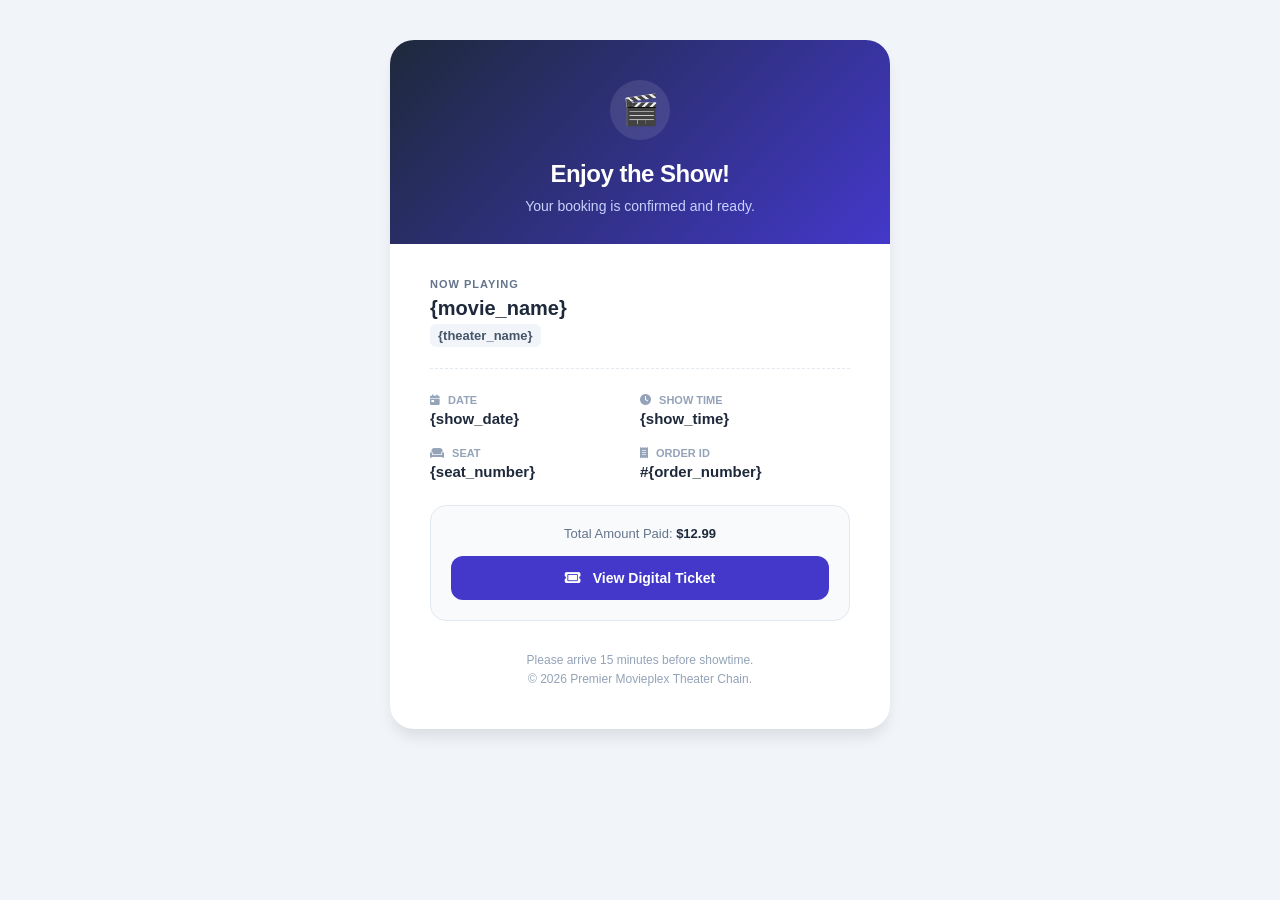
<file: template/booking_confirmation.html>
<!DOCTYPE html>
<html>
<head>
  <link rel="stylesheet" href="https://cdnjs.cloudflare.com/ajax/libs/font-awesome/6.4.0/css/all.min.css">
</head>
<body style="margin: 0; padding: 0; background-color: #f1f5f9; font-family: 'Segoe UI', Roboto, Helvetica, Arial, sans-serif;">

  <table width="100%" cellpadding="0" cellspacing="0" style="padding: 40px 20px;">
    <tr>
      <td align="center">
        <table width="100%" cellpadding="0" cellspacing="0" style="max-width: 500px; background: #ffffff; border-radius: 24px; overflow: hidden; box-shadow: 0 10px 15px -3px rgba(0,0,0,0.1);">
          
          <tr>
            <td style="background: linear-gradient(135deg, #1e293b 0%, #4338ca 100%); padding: 40px 40px 30px 40px; text-align: center;">
              <div style="background: rgba(255,255,255,0.1); width: 60px; height: 60px; line-height: 60px; border-radius: 50%; margin: 0 auto 20px auto;">
                <span style="font-size: 30px;">🎬</span>
              </div>
              <h1 style="margin: 0; color: #ffffff; font-size: 24px; font-weight: 800; letter-spacing: -0.5px;">Enjoy the Show!</h1>
              <p style="margin: 10px 0 0 0; color: #c7d2fe; font-size: 14px;">Your booking is confirmed and ready.</p>
            </td>
          </tr>

          <tr>
            <td style="padding: 30px 40px;">
              <table width="100%" cellpadding="0" cellspacing="0">
                <tr>
                  <td style="padding-bottom: 25px; border-bottom: 1px dashed #e2e8f0;">
                    <span style="color: #64748b; font-size: 11px; font-weight: 700; text-transform: uppercase; letter-spacing: 1px;">Now Playing</span>
                    <h2 style="margin: 5px 0 0 0; color: #1e293b; font-size: 20px; font-weight: 800;">{movie_name}</h2>
                    <div style="margin-top: 8px; font-size: 13px; color: #475569;">
                       <span style="background: #f1f5f9; padding: 4px 8px; border-radius: 6px; font-weight: 600;">{theater_name}</span>
                    </div>
                  </td>
                </tr>

                <tr>
                  <td style="padding: 25px 0;">
                    <table width="100%" cellpadding="0" cellspacing="0">
                      <tr>
                        <td width="50%" style="padding-bottom: 20px;">
                          <div style="color: #94a3b8; font-size: 11px; font-weight: 700; text-transform: uppercase;"><i class="fa-solid fa-calendar-day" style="margin-right: 5px;"></i> Date</div>
                          <div style="color: #1e293b; font-weight: 600; font-size: 15px; margin-top: 4px;">{show_date}</div>
                        </td>
                        <td width="50%" style="padding-bottom: 20px;">
                          <div style="color: #94a3b8; font-size: 11px; font-weight: 700; text-transform: uppercase;"><i class="fa-solid fa-clock" style="margin-right: 5px;"></i> Show Time</div>
                          <div style="color: #1e293b; font-weight: 600; font-size: 15px; margin-top: 4px;">{show_time}</div>
                        </td>
                      </tr>
                      <tr>
                        <td>
                          <div style="color: #94a3b8; font-size: 11px; font-weight: 700; text-transform: uppercase;"><i class="fa-solid fa-couch" style="margin-right: 5px;"></i> Seat</div>
                          <div style="color: #1e293b; font-weight: 600; font-size: 15px; margin-top: 4px;">{seat_number}</div>
                        </td>
                        <td>
                          <div style="color: #94a3b8; font-size: 11px; font-weight: 700; text-transform: uppercase;"><i class="fa-solid fa-receipt" style="margin-right: 5px;"></i> Order ID</div>
                          <div style="color: #1e293b; font-weight: 600; font-size: 15px; margin-top: 4px;">#{order_number}</div>
                        </td>
                      </tr>
                    </table>
                  </td>
                </tr>

                <tr>
                  <td style="background: #f8fafc; border-radius: 16px; padding: 20px; text-align: center; border: 1px solid #e2e8f0;">
                    <div style="color: #64748b; font-size: 13px; margin-bottom: 15px;">Total Amount Paid: <strong style="color: #1e293b;">$12.99</strong></div>
                    <a href="https://github.com/abhijitdeshpande83/GenAI/tree/main/rasa" style="display: block; background: #4338ca; color: #ffffff; text-decoration: none; padding: 14px; border-radius: 12px; font-weight: 700; font-size: 14px;">
                      <i class="fa-solid fa-ticket" style="margin-right: 8px;"></i> View Digital Ticket
                    </a>
                  </td>
                </tr>
              </table>
            </td>
          </tr>

          <tr>
            <td style="padding: 0 40px 40px 40px; text-align: center;">
              <p style="margin: 0; font-size: 12px; color: #94a3b8; line-height: 1.6;">
                Please arrive 15 minutes before showtime.<br>
                &copy; 2026 Premier Movieplex Theater Chain.
              </p>
            </td>
          </tr>
        </table>
      </td>
    </tr>
  </table>

</body>
</html>
</file>
